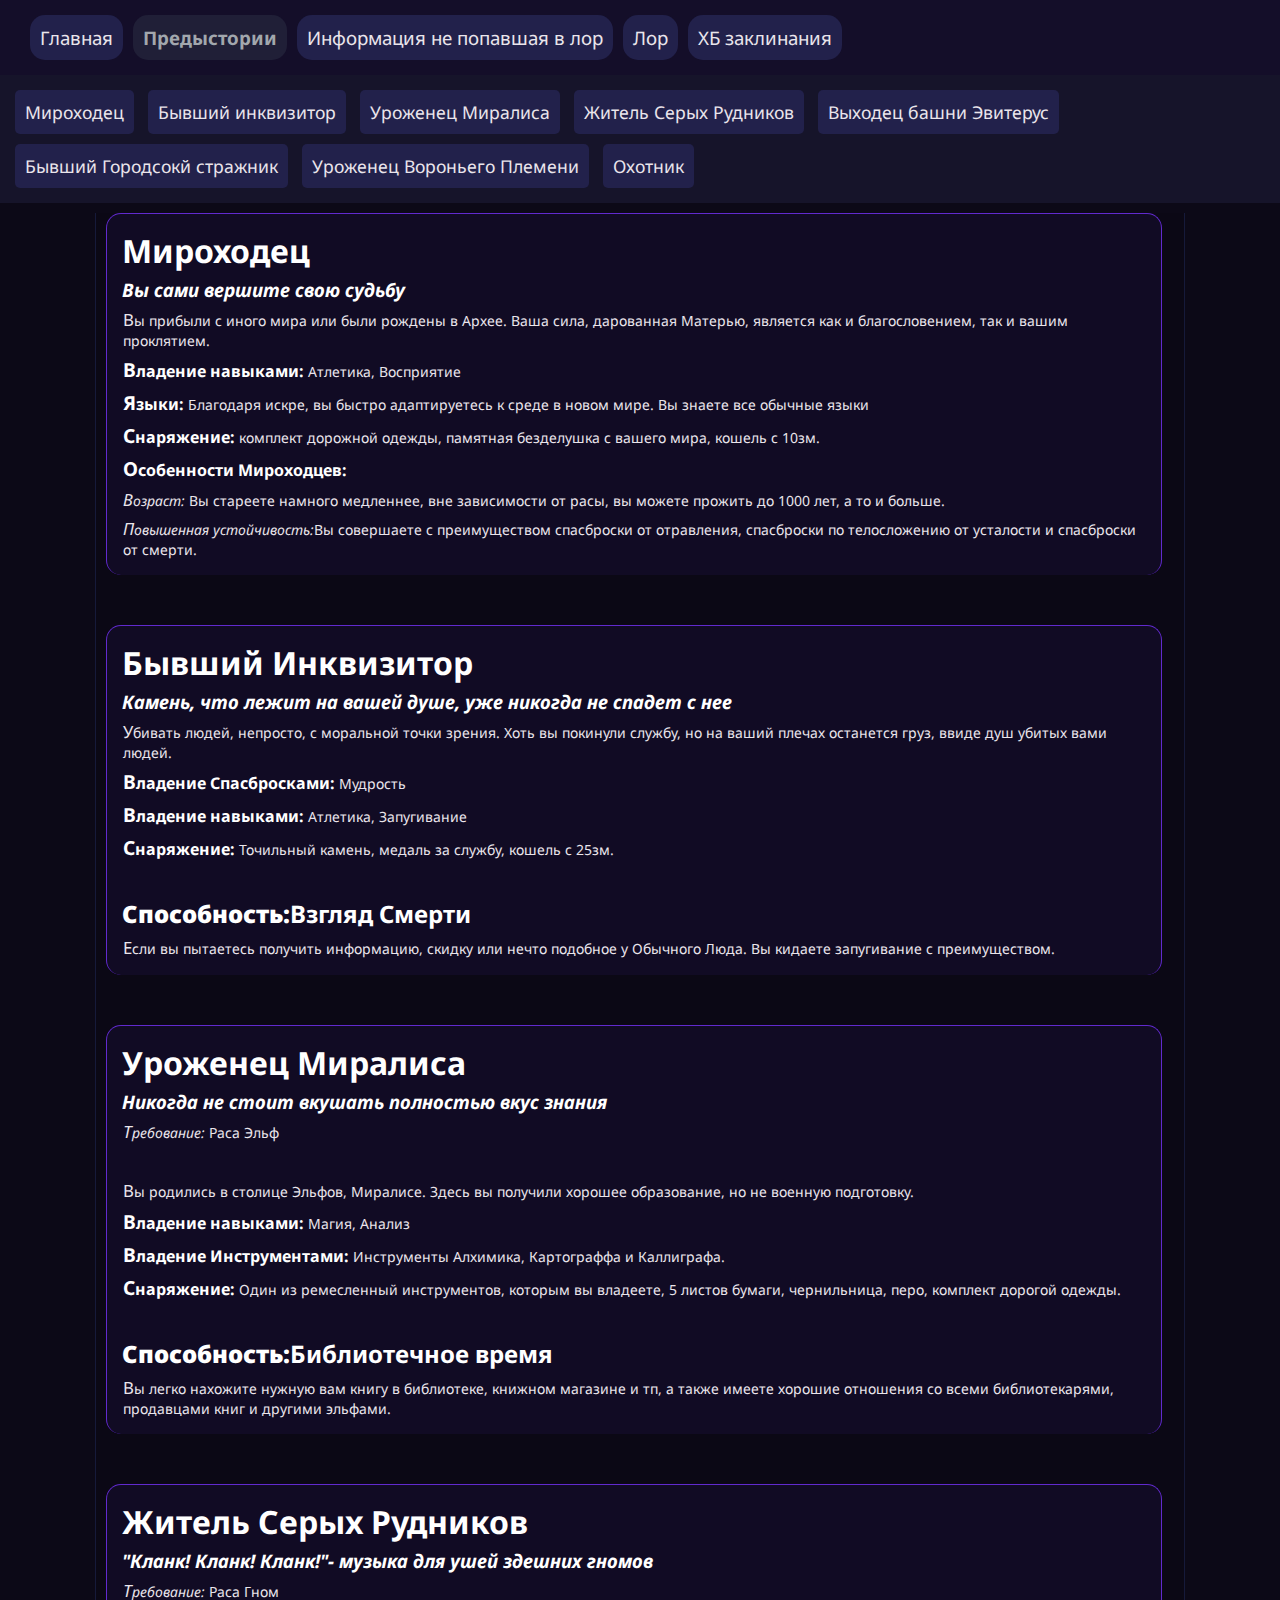
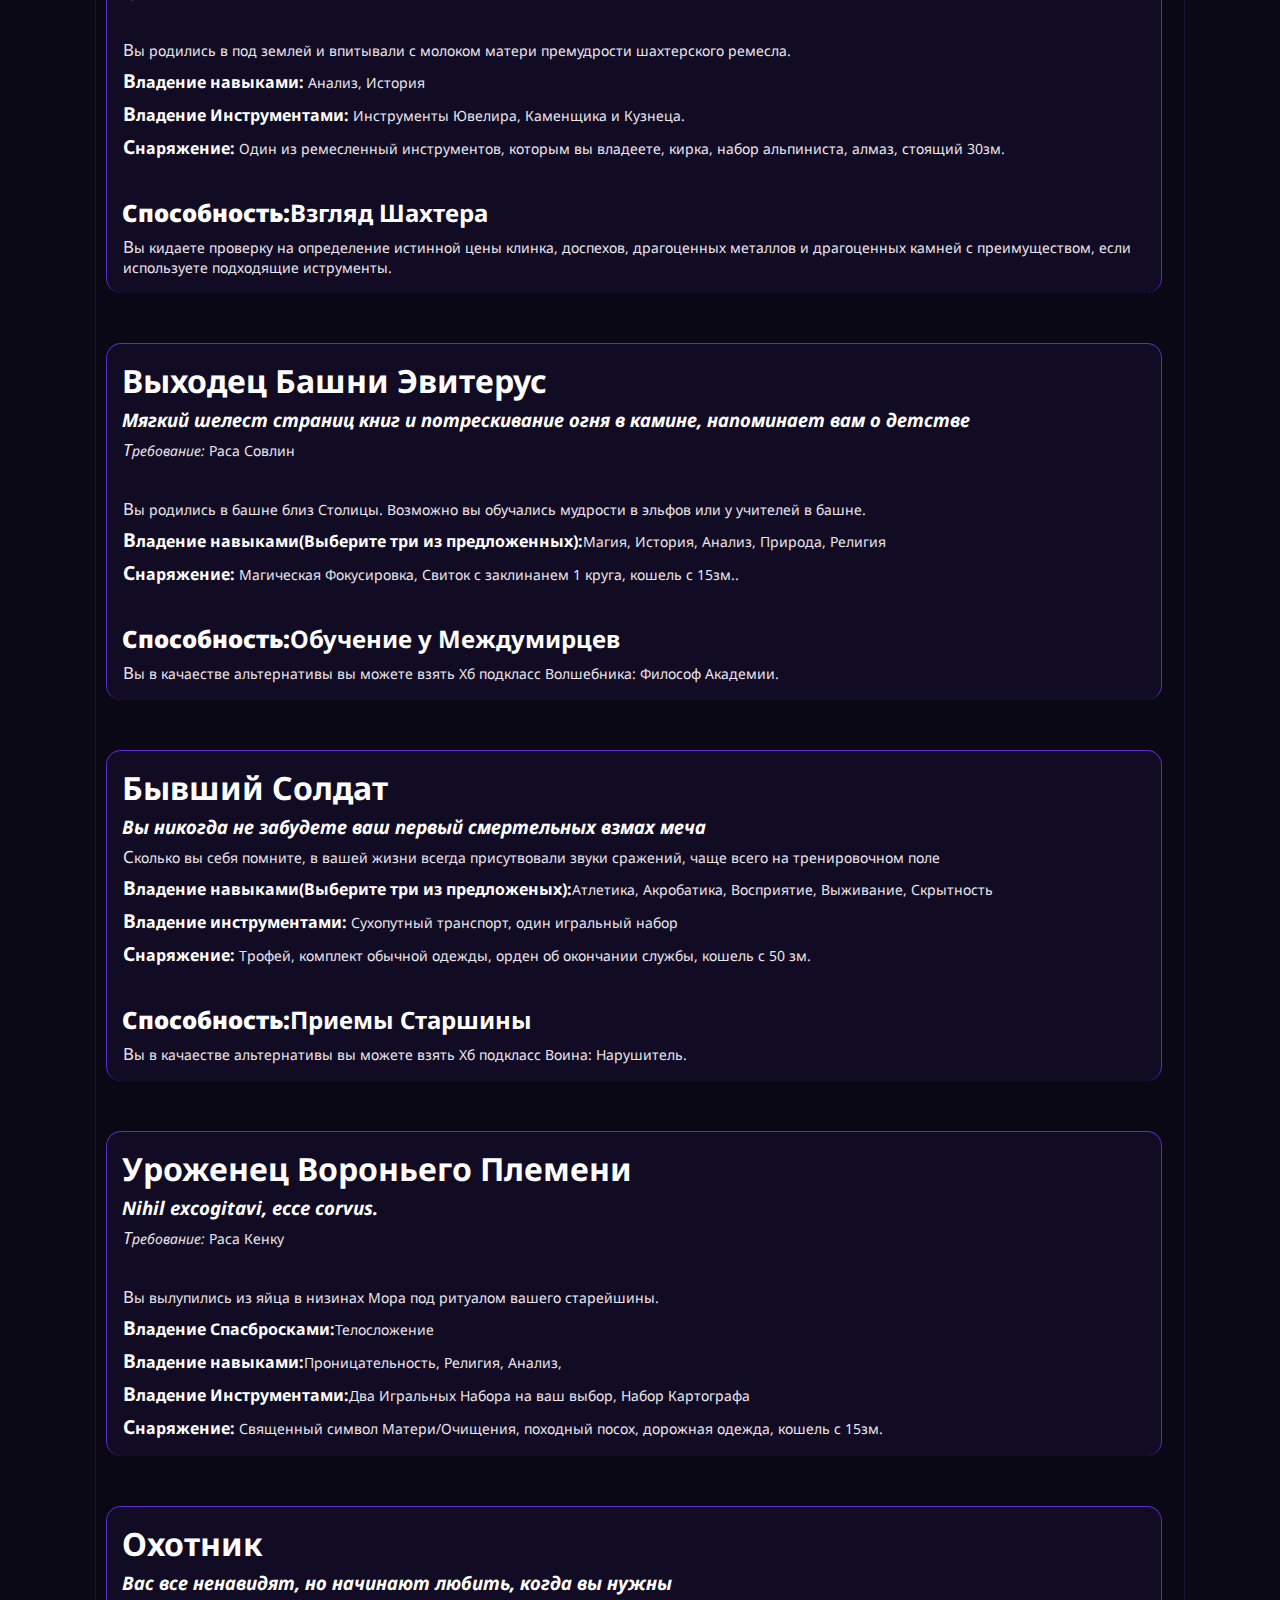
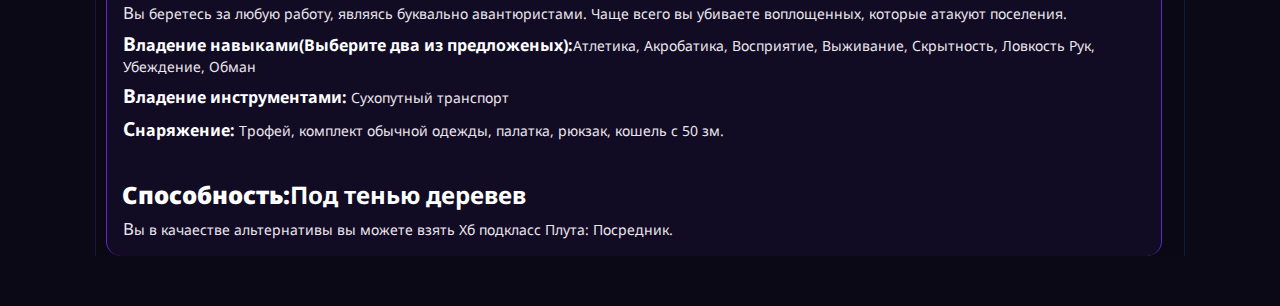
<file: char_history.html>
<!doctype html>
<html lang="ru">
  <head>
    <meta charset="utf-8">
    <meta name="author" content="svoe95">
    <meta name="keywords" content="dnd,fantasy,dark,game,roleplay,tabletop">
    <link rel="stylesheet" href="css/style.css">
    <title>Предыстории</title>
  </head>
  <body>
    <main>
      <header>
        <!-- <ul>
          <li><a href="#drifter">План-дрифтер</a></li>
          <li><a href="#isekai">Путешественник из иных миров</a></li>
          <li><a href="#naab">Выходец из Наба</a></li>
          <li><a href="#naab1">Наб: Фламестия</a></li>
          <li><a href="#naab2">Наб: Мелодия</a></li>
          <li><a href="#naab3">Наб: Вулкания</a></li>
          <li><a href="#lander">Выходец с поверхности</a></li>
          <li><a href="#runner">Беженец</a></li>
          <li><a href="#wanderer">Скиталец</a></li>
          <li><a href="#ashlander">Скиталец: Пепельные земли</a></li>
          <li><a href="#lava">Скиталец: Океан лавы</a></li>
        </ul> -->
        <a href="#drifter">Мироходец</a>
        <a href="#isekai">Бывший инквизитор</a>
        <a href="#naab">Уроженец Миралиса</a>
        <a href="#naab1">Житель Серых Рудников</a>
        <a href="#naab2">Выходец башни Эвитерус</a>
        <a href="#naab3">Бывший Городсокй стражник</a>
        <a href="#lander">Уроженец Вороньего Племени</a>
        <a href="#runner">Охотник</a>
      </header>
      <!-- Карточка тектса -->
      <div class="container center">
        <div class="card item" id="drifter">
          <h1>Мироходец</h1>
          <h3><i>Вы сами вершите свою судьбу</i></h3>
          <p class="main_text">Вы прибыли с иного мира или были рождены в Архее. Ваша сила, дарованная Матерью, является как и благословением, так и  вашим проклятием.</p>
          <p class="main_text"><b>Владение навыками:</b> Атлетика, Восприятие</p>
          <p class="main_text"><b>Языки:</b> Благодаря искре, вы быстро адаптируетесь к среде в новом мире. Вы знаете все обычные языки</p>
          <p class="main_text"><b>Снаряжение:</b> комплект дорожной одежды, памятная безделушка с вашего мира, кошель с 10зм.</p>
          <p class="main_text"><b>Особенности Мироходцев:</b></p>
          <p class="main_text"><i>Возраст:</i> Вы стареете намного медленнее, вне зависимости от расы, вы можете прожить до 1000 лет, а то и больше.</p>
          <p class="main_text"><i>Повышенная устойчивость:</i>Вы совершаете с преимуществом спасброски от отравления, спасброски по телосложению от усталости и спасброски от смерти.</p>
            
        
          
        </div>
        <div class="card item" id="isekai">
          <h1>Бывший Инквизитор</h1>
          <h3><i>Камень, что лежит на вашей душе, уже никогда не спадет с нее</i></h3>
          <p class="main_text"> Убивать людей, непросто, с моральной точки зрения. Хоть вы покинули службу, но на ваший плечах останется груз, ввиде душ убитых вами людей.
</p>
          <p class="main_text"><b>Владение Спасбросками:</b> Мудрость</p>
          <p class="main_text"><b>Владение навыками:</b> Атлетика, Запугивание</p>
          <p class="main_text"><b>Снаряжение:</b> Точильный камень, медаль за службу, кошель с 25зм. </p>
          <p>ᅠ ᅠ</p>
          <h2><b>Способность:</b>Взгляд Смерти</h2>
          <p>Если вы пытаетесь получить информацию, скидку или нечто подобное у Обычного Люда. Вы кидаете запугивание с преимуществом.</p>
        </div>

        <div class="card item" id="naab">
          <h1>Уроженец Миралиса</h1>
          <h3><i>Никогда не стоит вкушать полностью вкус знания</i></h3>
          <p><i>Требование:</i> Раса Эльф</p>
          <p>ᅠ ᅠ</p>
          <p class="main_text"> Вы родились в столице Эльфов, Миралисе. Здесь вы получили хорошее образование, но не военную подготовку.
            
</p>
          <p class="main_text"><b>Владение навыками:</b> Магия, Анализ </p>
          <p class="main_text"><b>Владение Инструментами:</b> Инструменты Алхимика, Картограффа и Каллиграфа.</p>
          <p class="main_text"><b>Снаряжение:</b> Один из ремесленный инструментов, которым вы владеете, 5 листов бумаги, чернильница, перо, комплект дорогой одежды.</p>
          <p>ᅠ ᅠ</p>
          <h2><b>Способность:</b>Библиотечное время</h2>
          <p>Вы легко нахожите нужную вам книгу в библиотеке, книжном магазине и тп, а также имеете хорошие отношения со всеми библиотекарями, продавцами книг и другими эльфами.</p>
    </div>

        <div class="card item" id="naab1">
          <h1>Житель Серых Рудников</h1>
          <h3><i>"Кланк! Кланк! Кланк!"- музыка для ушей здешних гномов</i></h3>
          <p><i>Требование:</i> Раса Гном</p>
          <p>ᅠ ᅠ</p>
          <p class="main_text"> Вы родились в под землей и впитывали с молоком матери премудрости шахтерского ремесла.
            
</p>
          <p class="main_text"><b>Владение навыками:</b> Анализ, История</p>
          <p class="main_text"><b>Владение Инструментами:</b> Инструменты Ювелира, Каменщика и Кузнеца.</p>
          <p class="main_text"><b>Снаряжение:</b> Один из ремесленный инструментов, которым вы владеете, кирка, набор альпиниста, алмаз, стоящий 30зм.</p>
          <p>ᅠ ᅠ</p>
          <h2><b>Способность:</b>Взгляд Шахтера</h2>
          <p>Вы кидаете проверку на определение истинной цены клинка, доспехов, драгоценных металлов и драгоценных камней с преимуществом, если используете подходящие иструменты.</p>
        </div>

        <div class="card item" id="naab2">
          <h1>Выходец Башни Эвитерус
          <h3><i>Мягкий шелест страниц книг и потрескивание огня в камине, напоминает вам о детстве </i></h3>
          <p><i>Требование:</i> Раса Совлин</p>
          <p>ᅠ ᅠ</p>
          <p class="main_text"> Вы родились в башне близ Столицы. Возможно вы обучались мудрости в эльфов или у учителей в башне.
            
</p>
          <p class="main_text"><b>Владение навыками(Выберите три из предложенных):</b>Магия, История, Анализ, Природа, Религия</p>
          <p class="main_text"><b>Снаряжение:</b> Магическая Фокусировка, Свиток с заклинанем 1 круга, кошель с 15зм..</p>
          <p>ᅠ ᅠ</p>
          <h2><b>Способность:</b>Обучение у Междумирцев</h2>
          <p>Вы в качаестве альтернативы вы можете взять Хб подкласс Волшебника: Философ Академии. </p>
        </div>

        <div class="card item" id="naab3">
          <h1>Бывший Солдат</h1>
          <h3><i>Вы никогда не забудете ваш первый смертельных взмах меча</i></h3>
          <p class="main_text"> Сколько вы себя помните, в вашей жизни всегда присутвовали звуки сражений, чаще всего на тренировочном поле
            
</p>
          <p class="main_text"><b>Владение навыками(Выберите три из предложеных):</b>Атлетика, Акробатика, Восприятие, Выживание, Скрытность</p>
          <p class="main_text"><b>Владение инструментами:</b> Сухопутный транспорт, один игральный набор</p>
          <p class="main_text"><b>Снаряжение:</b> Трофей, комплект обычной одежды, орден об окончании службы, кошель с 50 зм.</p>
          <p>ᅠ ᅠ</p>
          <h2><b>Способность:</b>Приемы Старшины</h2>
          <p>Вы в качаестве альтернативы вы можете взять Хб подкласс Воина: Нарушитель. </p
        </div>
      </div>

        <div class="card item" id="lander">
          <h1>Уроженец Вороньего Племени</h1>
          <h3><i>Nihil excogitavi, ecce corvus.</i></h3>
          <p><i>Требование:</i> Раса Кенку</p>
          <p>ᅠ ᅠ</p>
          <p class="main_text"> Вы вылупились из яйца в низинах Мора под ритуалом вашего старейшины.
            
</p>
          <p class="main_text"><b>Владение Спасбросками:</b>Телосложение</p>
          <p class="main_text"><b>Владение навыками:</b>Проницательность, Религия, Анализ,</p>
          <p class="main_text"><b>Владение Инструментами:</b>Два Игральных Набора на ваш выбор, Набор Картографа</p>
          <p class="main_text"><b>Снаряжение:</b> Священный символ Матери/Очищения, походный посох, дорожная одежда, кошель с 15зм.</p>
          
        </div>
        <div class="card item" id="runner">
          <h1>Охотник</h1>
          <h3><i>Вас все ненавидят, но начинают любить, когда вы нужны </i></h3>
          <p class="main_text"> Вы беретесь за любую работу, являясь буквально авантюристами. Чаще всего вы убиваете воплощенных, которые атакуют поселения.
            
</p>
          <p class="main_text"><b>Владение навыками(Выберите два из предложеных):</b>Атлетика, Акробатика, Восприятие, Выживание, Скрытность, Ловкость Рук, Убеждение, Обман</p>
          <p class="main_text"><b>Владение инструментами:</b> Сухопутный транспорт</p>
          <p class="main_text"><b>Снаряжение:</b> Трофей, комплект обычной одежды, палатка, рюкзак, кошель с 50 зм.</p>
          <p>ᅠ ᅠ</p>
          <h2><b>Способность:</b>Под тенью деревев</h2>
          <p>Вы в качаестве альтернативы вы можете взять Хб подкласс Плута: Посредник. </p>
        </div>
                      
    </main>
    <footer></footer>
    <script src="js/navigator.js"></script>
  </body>
</html>
</file>
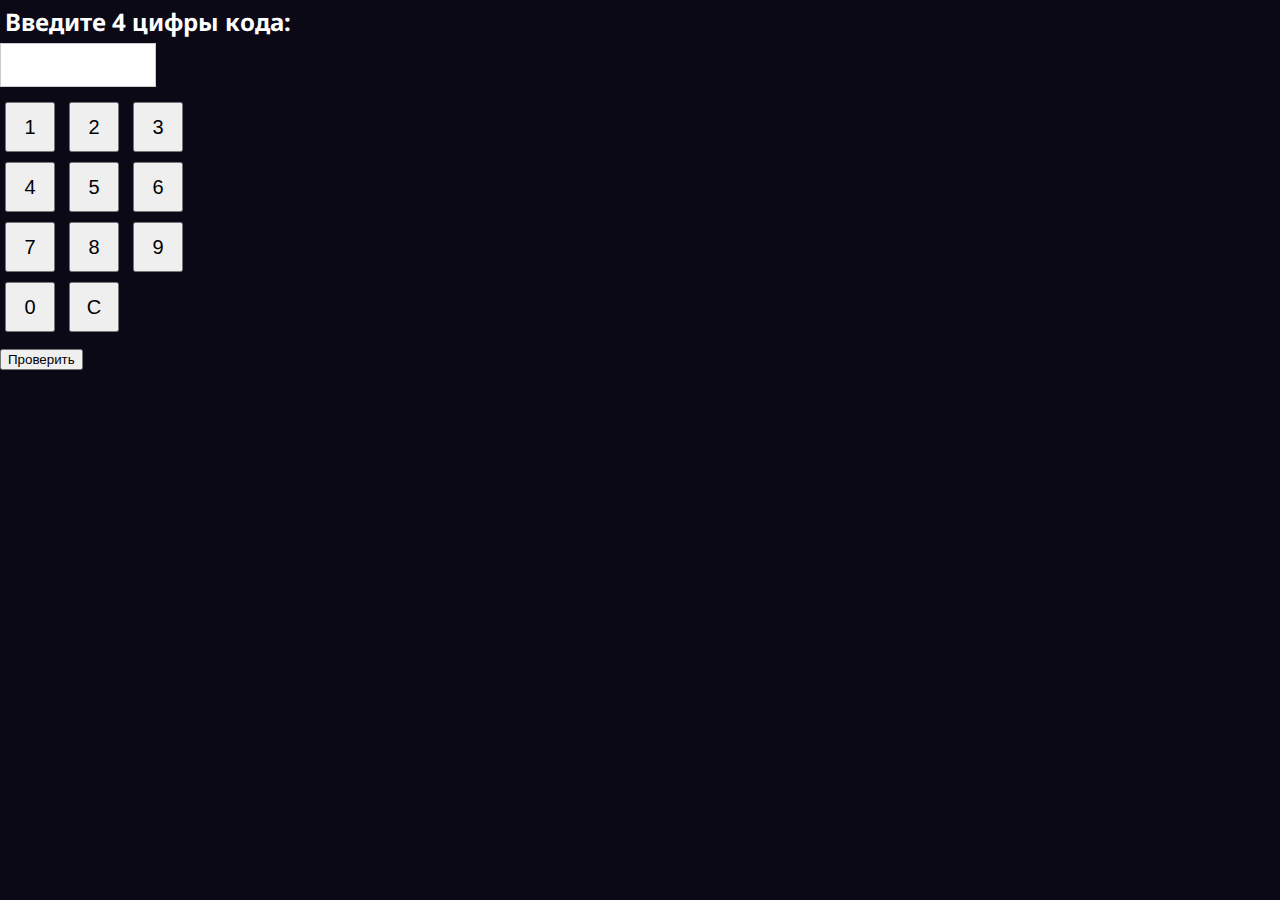
<file: classes.html>
<!doctype html>
<html lang="ru">
  <head>
    <meta charset="utf-8">
    <meta name="author" content="svoe95">
    <meta name="keywords" content="dnd,fantasy,dark,game,roleplay,tabletop">
    <link rel="stylesheet" href="css/style.css">

<style>
  #экран {
    font-size: 24px;
    width: 150px;
    height: 40px;
    text-align: center;
    margin-bottom: 10px;
    border: 1px solid #ccc;
  }
  .кнопка {
    width: 50px;
    height: 50px;
    font-size: 20px;
    margin: 5px;
  }
</style>
<script>
let введённыйКод = "";

function нажатьЦифру(цифра) {
    введённыйКод += цифра;
    document.getElementById("экран").value = введённыйКод;
}

function очистить() {
    введённыйКод = "";
    document.getElementById("экран").value = "";
}

function проверитьКод() {
    const правильныйКод = "2286"; // замените на нужный вам код
    if (введённыйКод === правильныйКод) {
        alert("Поздравляем! последняя цифра 9");
        очистить();
    } else {
         window.location.href = "https://dednari.github.io/Archey.github.io/Red.png";
    }
}
</script>
</head>
<body>

<h2>Введите 4 цифры кода:</h2>

<!-- Поле отображения введенного кода -->
<input type="text" id="экран" readonly />

<!-- Кнопки цифр -->
<div>
  <button class="кнопка" onclick="нажатьЦифру('1')">1</button>
  <button class="кнопка" onclick="нажатьЦифру('2')">2</button>
  <button class="кнопка" onclick="нажатьЦифру('3')">3</button>
</div>
<div>
  <button class="кнопка" onclick="нажатьЦифру('4')">4</button>
  <button class="кнопка" onclick="нажатьЦифру('5')">5</button>
  <button class="кнопка" onclick="нажатьЦифру('6')">6</button>
</div>
<div>
  <button class="кнопка" onclick="нажатьЦифру('7')">7</button>
  <button class="кнопка" onclick="нажатьЦифру('8')">8</button>
  <button class="кнопка" onclick="нажатьЦифру('9')">9</button>
</div>
<div>
  <button class="кнопка" onclick="нажатьЦифру('0')">0</button>
  <button class="кнопка" onclick="очистить()">C</button> <!-- очистить -->
</div>

<!-- Кнопка проверки -->
<div style="margin-top:10px;">
  <button onclick="проверитьКод()">Проверить</button>
</div>

</body>
</html>
</file>
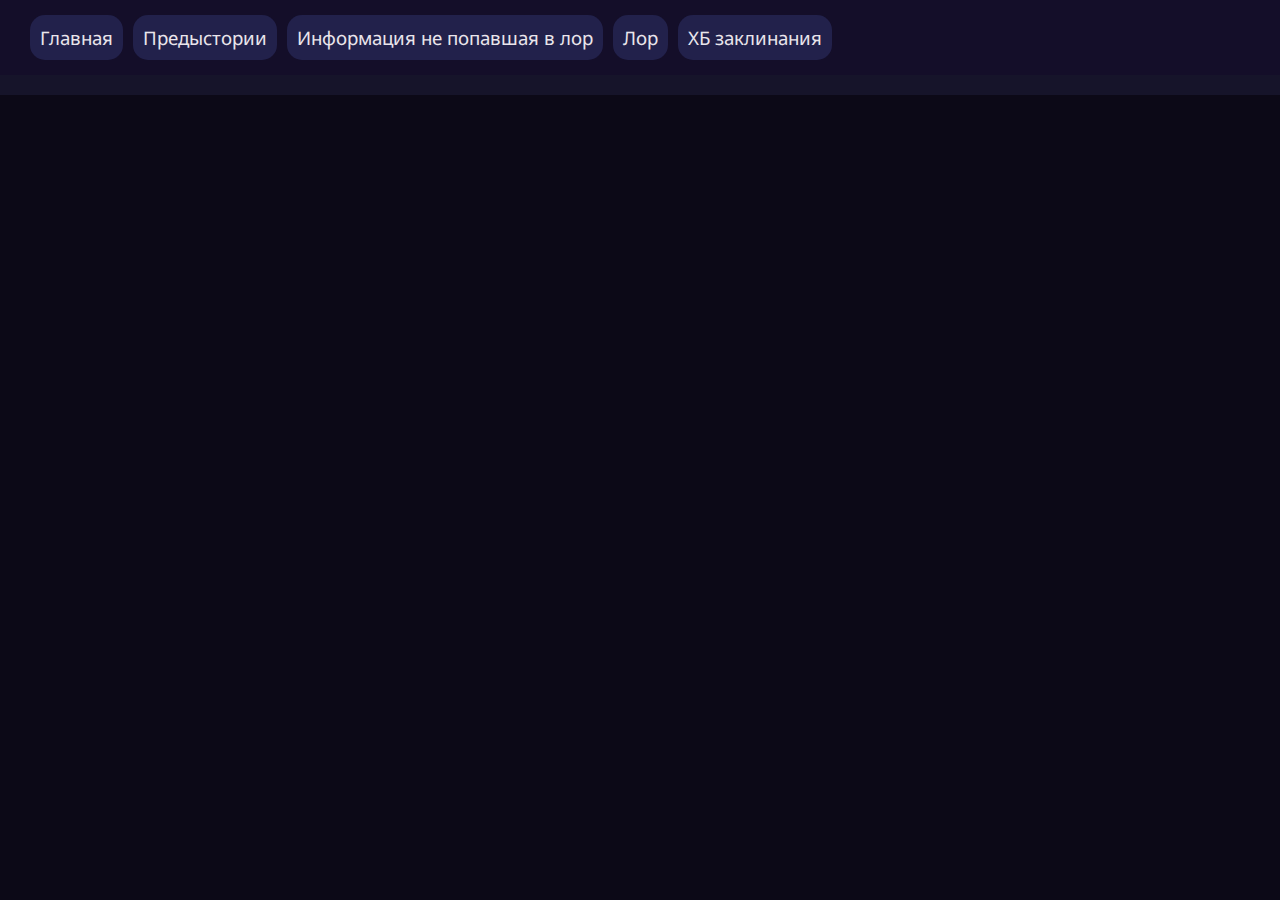
<file: god.html>
<!doctype html>
<html lang="ru">
  <head>
    <meta charset="utf-8">
    <meta name="author" content="svoe95">
    <meta name="keywords" content="dnd,fantasy,dark,game,roleplay,tabletop">
    <link rel="stylesheet" href="css/style.css">
        <link rel="icon" href="favicon.png" type="image/x-icon">
    <title>Древнейшие Боги</title>
  </head>
  <body>
    <main>
      <header>


    



      </main>
    <footer></footer>
    <script src="js/navigator.js"></script>
  </body>
</html>
</file>
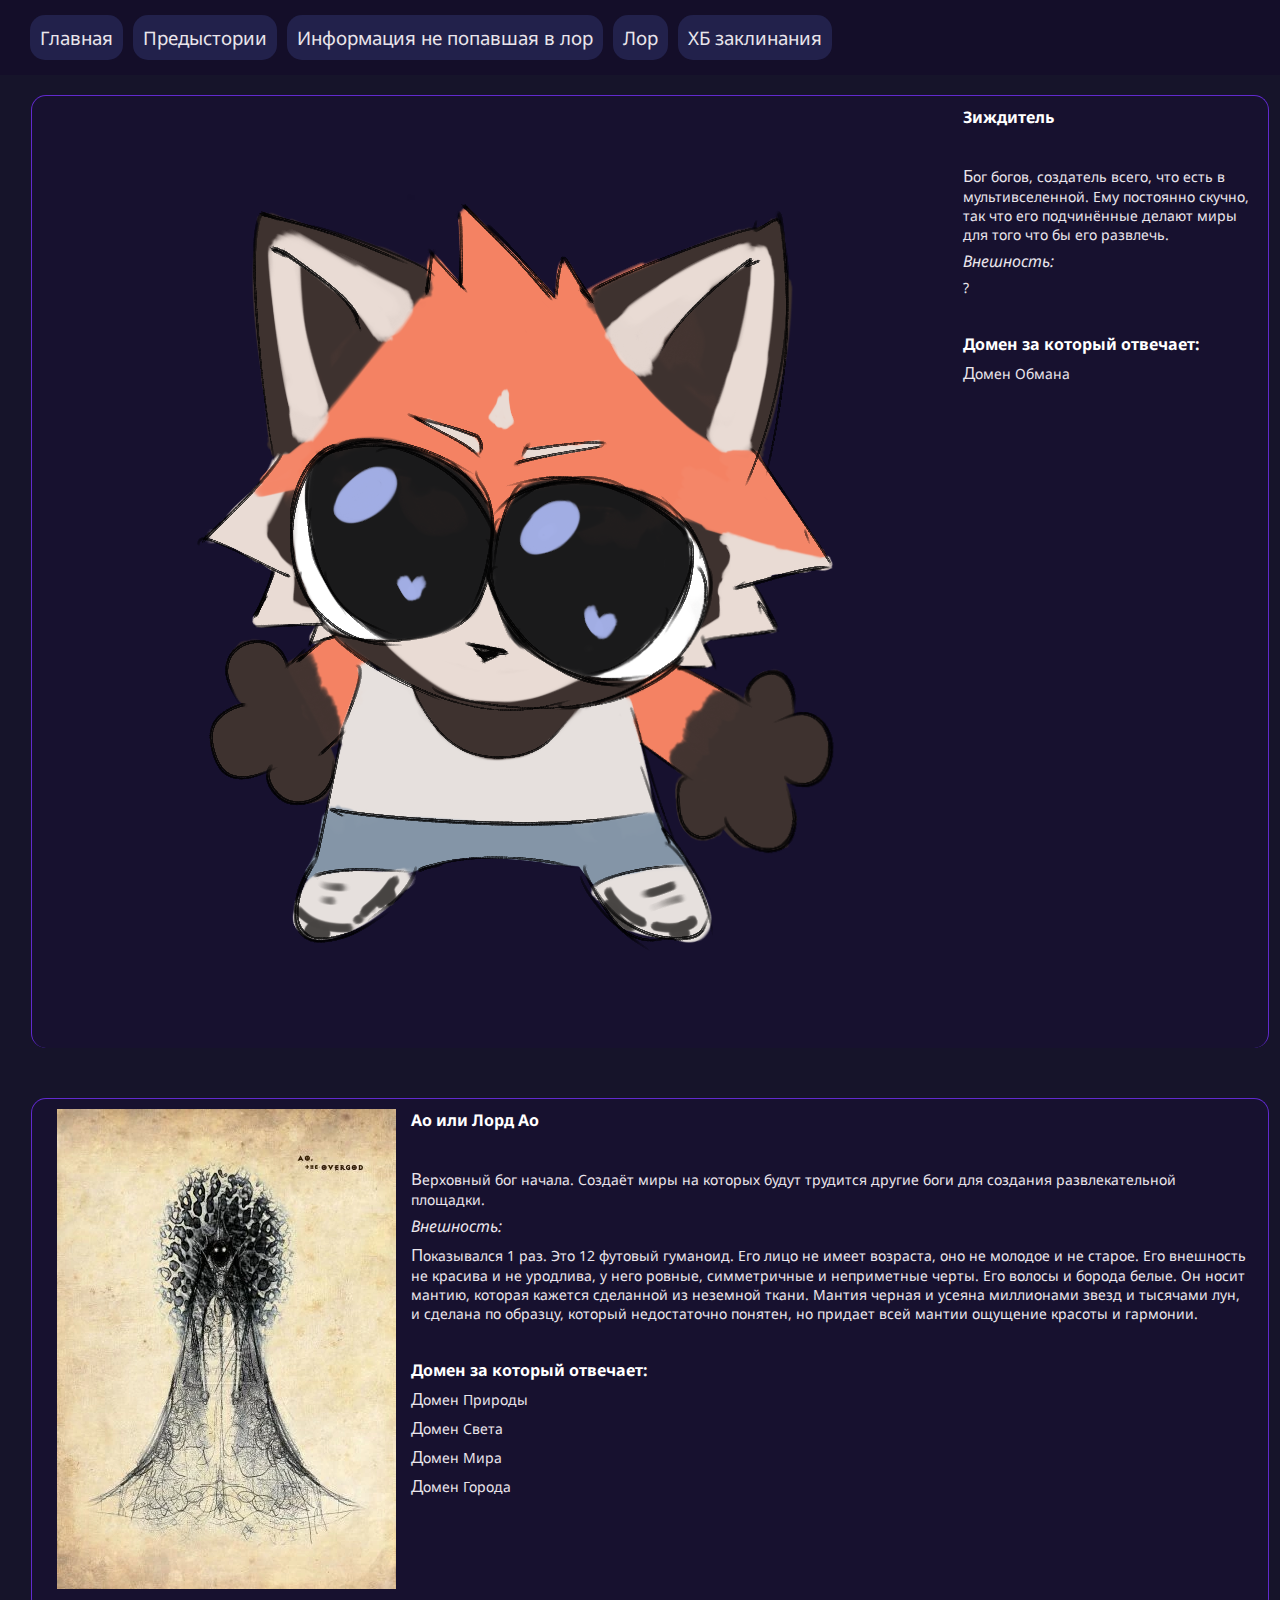
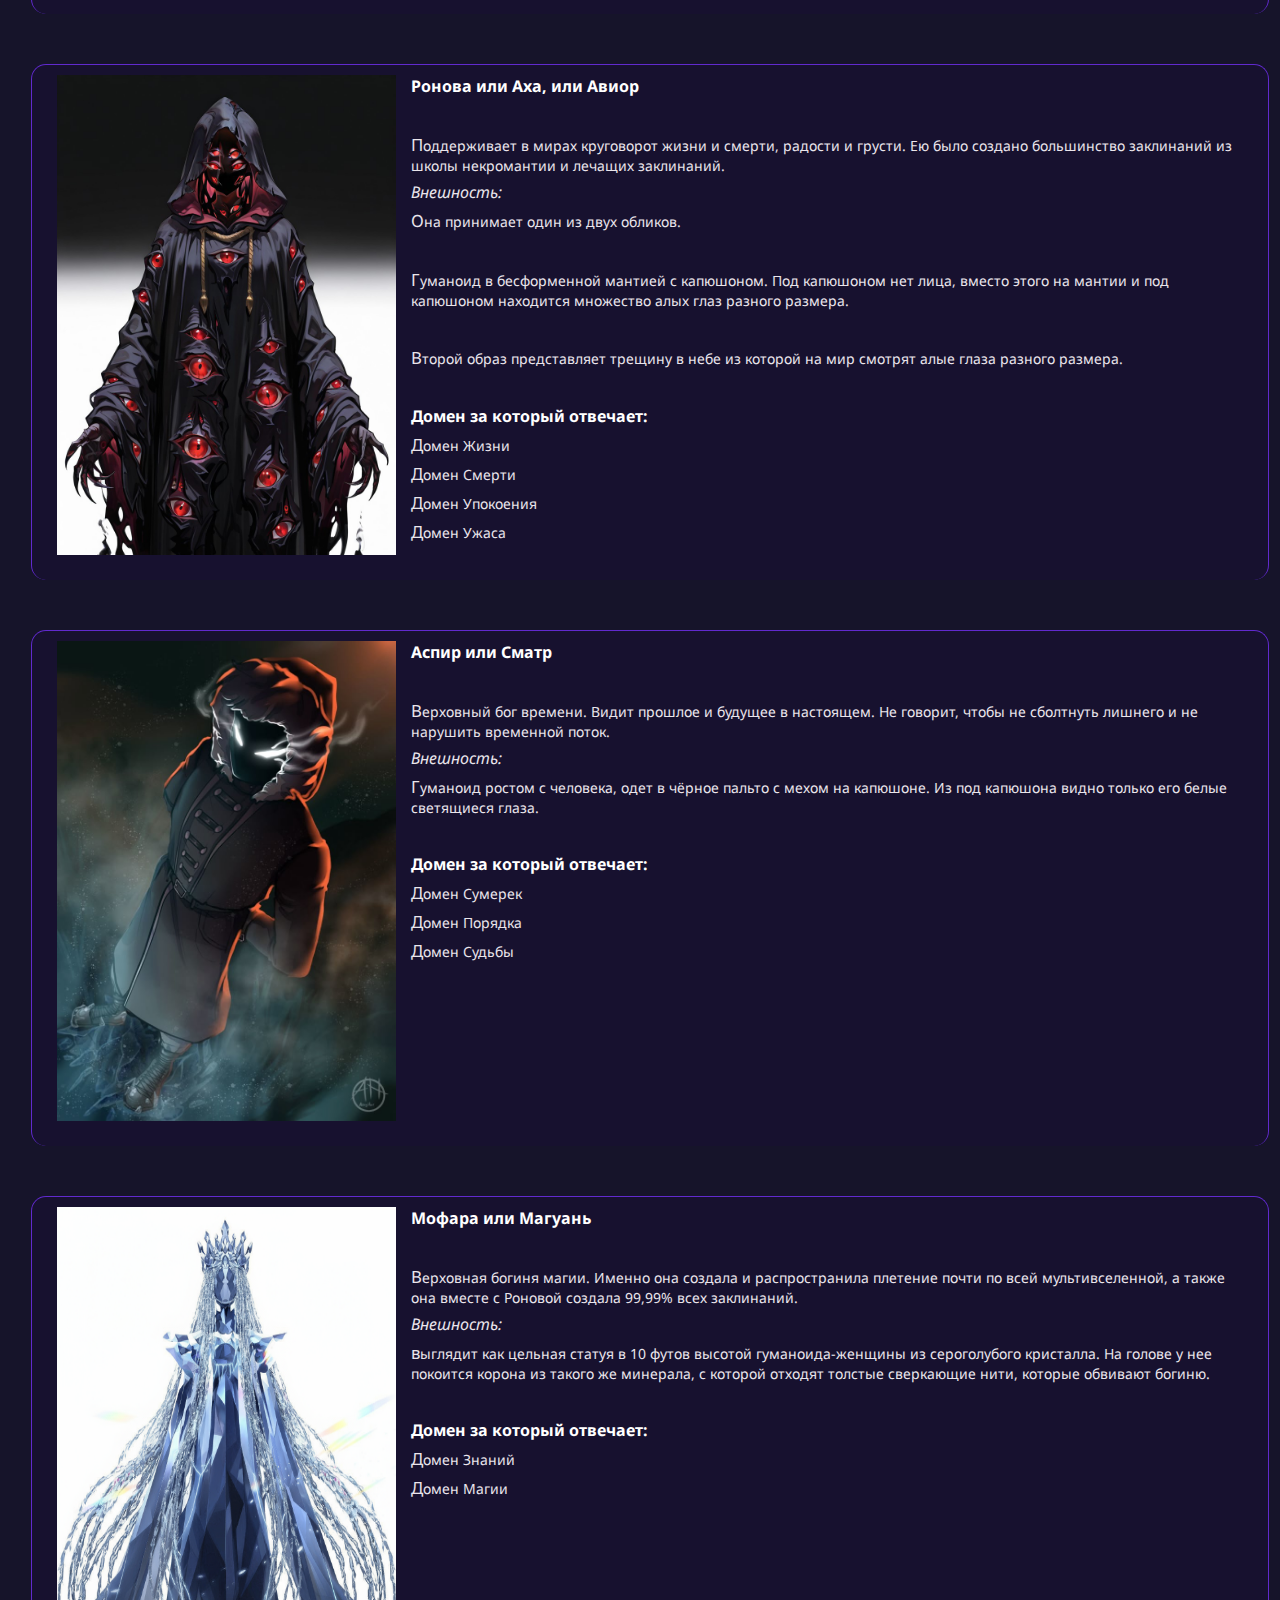
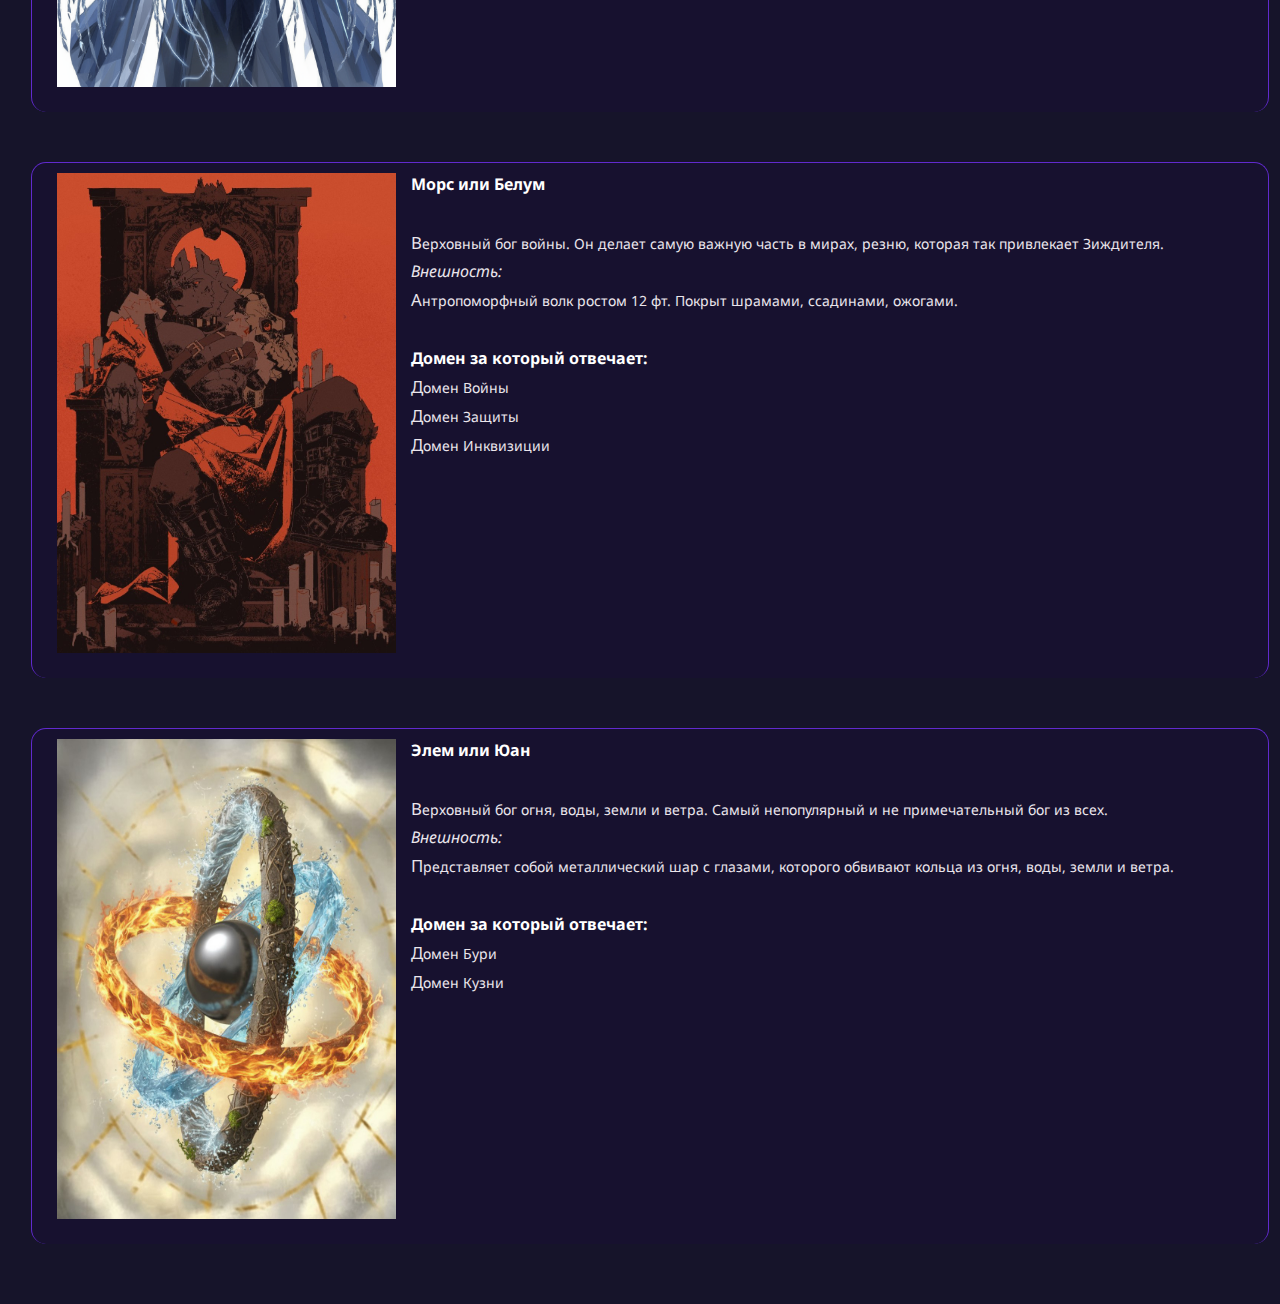
<file: gods.html>
<!doctype html>
<html lang="ru">
  <head>
    <meta charset="utf-8">
    <meta name="author" content="svoe95">
    <meta name="keywords" content="dnd,fantasy,dark,game,roleplay,tabletop">
    <link rel="stylesheet" href="css/style.css">
        <link rel="icon" href="favicon.png" type="image/x-icon">
    <title>Древнейшие Боги</title>
  </head>
  <body>
    <main>
      <header>

<div class="card item center">
          
          <style>
  .image-left {
    float: left;
    margin-left: 15px; /* отступ слева от картинки */
    margin-bottom: 15px; /* отступ снизу для красоты */
    margin-right: 15px;
  }
</style>
</head>
<body>

<img src="Red.png" alt="Картинка" class="image-left" />

<b>Зиждитель</b>
<p>ᅠ ᅠ</p>
  <p>Бог богов, создатель всего, что есть в мультивселенной. Ему постоянно скучно, так что его подчинённые делают миры для того что бы его развлечь.
  </p>
<i>Внешность:</i>
<p>?</p>
  <p>ᅠ ᅠ</p>
  <b>Домен за который отвечает:</b>
  <p>Домен Обмана</p>


  
</div>

        <div class="card item center">
        
          <style>
  .image-left {
    float: left;
    margin-left: 15px; /* отступ слева от картинки */
    margin-bottom: 15px; /* отступ снизу для красоты */
    margin-right: 15px;
  }
</style>
</head>
<body>

<img src="img/Ao.png" width="339" height="480" alt="Картинка" class="image-left" />

<b>Ао или Лорд Ао</b>
<p>ᅠ ᅠ</p>
  <p>Верховный бог начала. Создаёт миры на которых будут трудится другие боги для создания развлекательной площадки.
  </p>
<i>Внешность:</i>
<p> Показывался 1 раз. Это 12 футовый гуманоид. Его лицо не имеет возраста, оно не молодое и не старое. Его внешность не красива и не уродлива, у него ровные, симметричные и неприметные черты. Его волосы и борода белые. Он носит мантию, которая кажется сделанной из неземной ткани. Мантия черная и усеяна миллионами звезд и тысячами лун, и сделана по образцу, который недостаточно понятен, но придает всей мантии ощущение красоты и гармонии.</p>
       <p>ᅠ ᅠ</p>
  <b>Домен за который отвечает:</b>
  <p>Домен Природы</p>
  <p>Домен Света</p>
  <p>Домен Мира</p>
  <P>Домен Города</P>
        </div>
        <div class="card item center">
        
          <style>
  .image-left {
    float: left;
    margin-left: 15px; /* отступ слева от картинки */
    margin-bottom: 15px; /* отступ снизу для красоты */
    margin-right: 15px;
  }
</style>
</head>
<body>

<img src="img/Ronowa.jpeg" width="339" height="480" alt="Картинка" class="image-left" />

<b>Ронова или Аха, или Авиор</b>
<p>ᅠ ᅠ</p>
  <p>Поддерживает в мирах круговорот жизни и смерти, радости и грусти. Ею было создано большинство заклинаний из школы некромантии и лечащих заклинаний.
  </p>
<i>Внешность:</i>
<p> Она принимает один из двух обликов.</p>
  <p>ᅠ ᅠ</p>
  <p>Гуманоид в бесформенной мантией с капюшоном. Под капюшоном нет лица, вместо этого на мантии и под капюшоном находится множество алых глаз разного размера.</p>
  <p>ᅠ ᅠ</p>
  <p>Второй образ представляет трещину в небе из которой на мир смотрят алые глаза разного размера.</p>
    <p>ᅠ ᅠ</p>
  <b>Домен за который отвечает:</b>
  <p>Домен Жизни</p>
  <p>Домен Смерти</p>
  <p>Домен Упокоения</p>
  <p>Домен Ужаса</p>
        </div>
    <div class="card item center">
        
          <style>
  .image-left {
    float: left;
    margin-left: 15px; /* отступ слева от картинки */
    margin-bottom: 15px; /* отступ снизу для красоты */
    margin-right: 15px;
  }
</style>
</head>
<body>

<img src="img/Aspir.jpg" width="339" height="480" alt="Картинка" class="image-left" />

<b>Аспир или Сматр</b>
<p>ᅠ ᅠ</p>
  <p>Верховный бог времени. Видит прошлое и будущее в настоящем. Не говорит, чтобы не сболтнуть лишнего и не нарушить временной поток.
  </p>
<i>Внешность:</i>
<p>Гуманоид ростом с человека, одет в чёрное пальто с мехом на капюшоне. Из под капюшона видно только его белые светящиеся глаза.</p>
     <p>ᅠ ᅠ</p>
  <b>Домен за который отвечает:</b>
  <p>Домен Сумерек</p>
  <p>Домен Порядка</p>
  <p>Домен Судьбы</p>
    </div>

        <div class="card item center">
        
          <style>
  .image-left {
    float: left;
    margin-left: 15px; /* отступ слева от картинки */
    margin-bottom: 15px; /* отступ снизу для красоты */
    margin-right: 15px;
  }
</style>
</head>
<body>

<img src="img/Mofara.png" width="339" height="480" alt="Картинка" class="image-left" />

<b>Мофара или Магуань</b>
<p>ᅠ ᅠ</p>
  <p>Верховная богиня магии. Именно она создала и распространила плетение почти по  всей мультивселенной, а также она вместе с Роновой создала 99,99% всех заклинаний.
  </p>
<i>Внешность:</i>
<p>выглядит как цельная статуя в 10 футов высотой гуманоида-женщины из сероголубого кристалла. На голове у нее покоится корона из такого же минерала, с которой отходят толстые сверкающие нити, которые обвивают богиню.</p>
         <p>ᅠ ᅠ</p>
  <b>Домен за который отвечает:</b>
  <p>Домен Знаний</p>
  <p>Домен Магии</p>
        </div>

        <div class="card item center">
        
          <style>
  .image-left {
    float: left;
    margin-left: 15px; /* отступ слева от картинки */
    margin-bottom: 15px; /* отступ снизу для красоты */
    margin-right: 15px;
  }
</style>
</head>
<body>

<img src="img/MorsGod.jpg" width="339" height="480" alt="Картинка" class="image-left" />

<b>Морс или Белум</b>
<p>ᅠ ᅠ</p>
  <p>Верховный бог войны. Он делает самую важную часть в мирах, резню, которая так привлекает Зиждителя.
  </p>
<i>Внешность:</i>
<p>Антропоморфный волк ростом 12 фт. Покрыт шрамами, ссадинами, ожогами.</p>
    <p>ᅠ ᅠ</p>
  <b>Домен за который отвечает:</b>
  <p>Домен Войны</p>
  <p>Домен Защиты</p>
  <p>Домен Инквизиции</p>
  
        </div>

        <div class="card item center">
        
          <style>
  .image-left {
    float: left;
    margin-left: 15px; /* отступ слева от картинки */
    margin-bottom: 15px; /* отступ снизу для красоты */
    margin-right: 15px;
  }
</style>
</head>
<body>

<img src="img/Elem.jpg" width="339" height="480" alt="Картинка" class="image-left" />

<b>Элем или Юан</b>
<p>ᅠ ᅠ</p>
  <p>Верховный бог огня, воды, земли и ветра. Самый непопулярный и не примечательный бог из всех.
  </p>
<i>Внешность:</i>
<p>Представляет собой металлический шар с глазами, которого обвивают кольца из огня, воды, земли и ветра.</p>
  <p>ᅠ ᅠ</p>
  <b>Домен за который отвечает:</b>
  <p>Домен Бури</p>
  <P>Домен Кузни</P>
  
        </div>



      </main>
    <footer></footer>
    <script src="js/navigator.js"></script>
  </body>
</html>
</file>
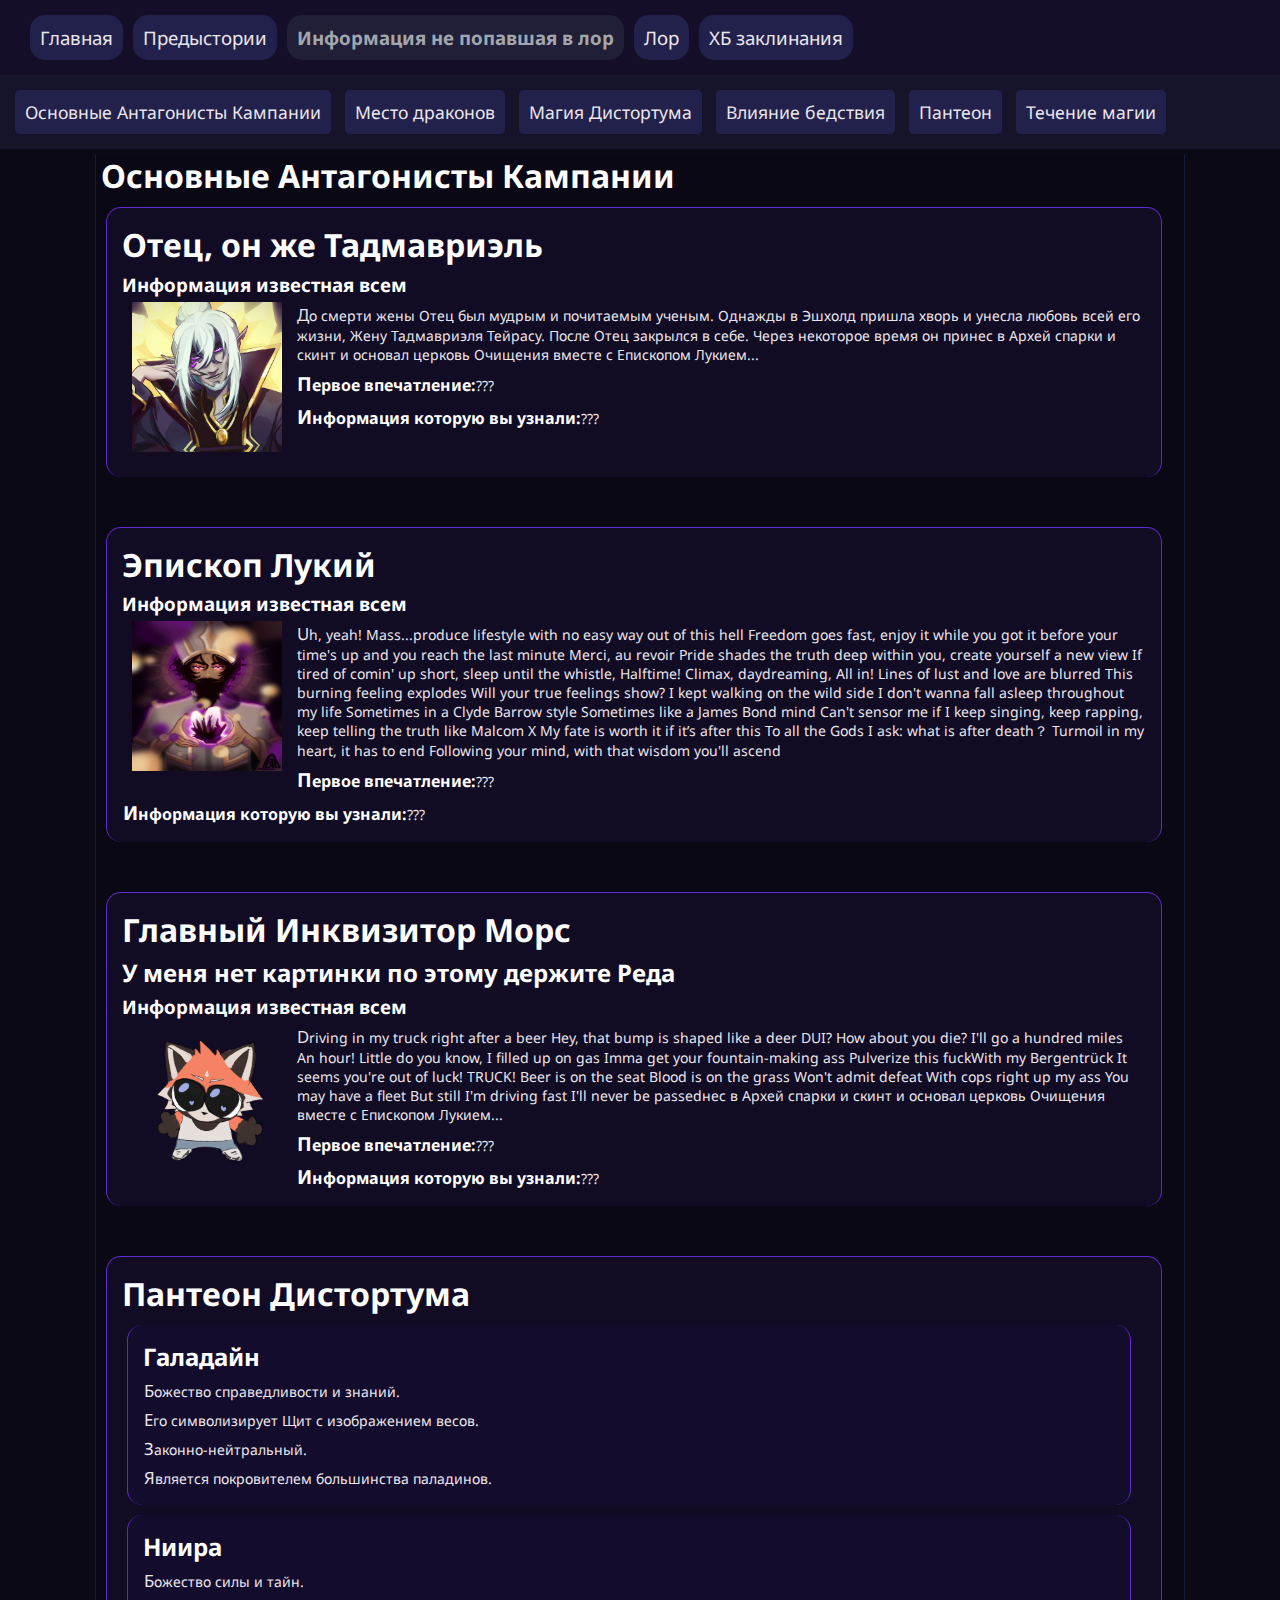
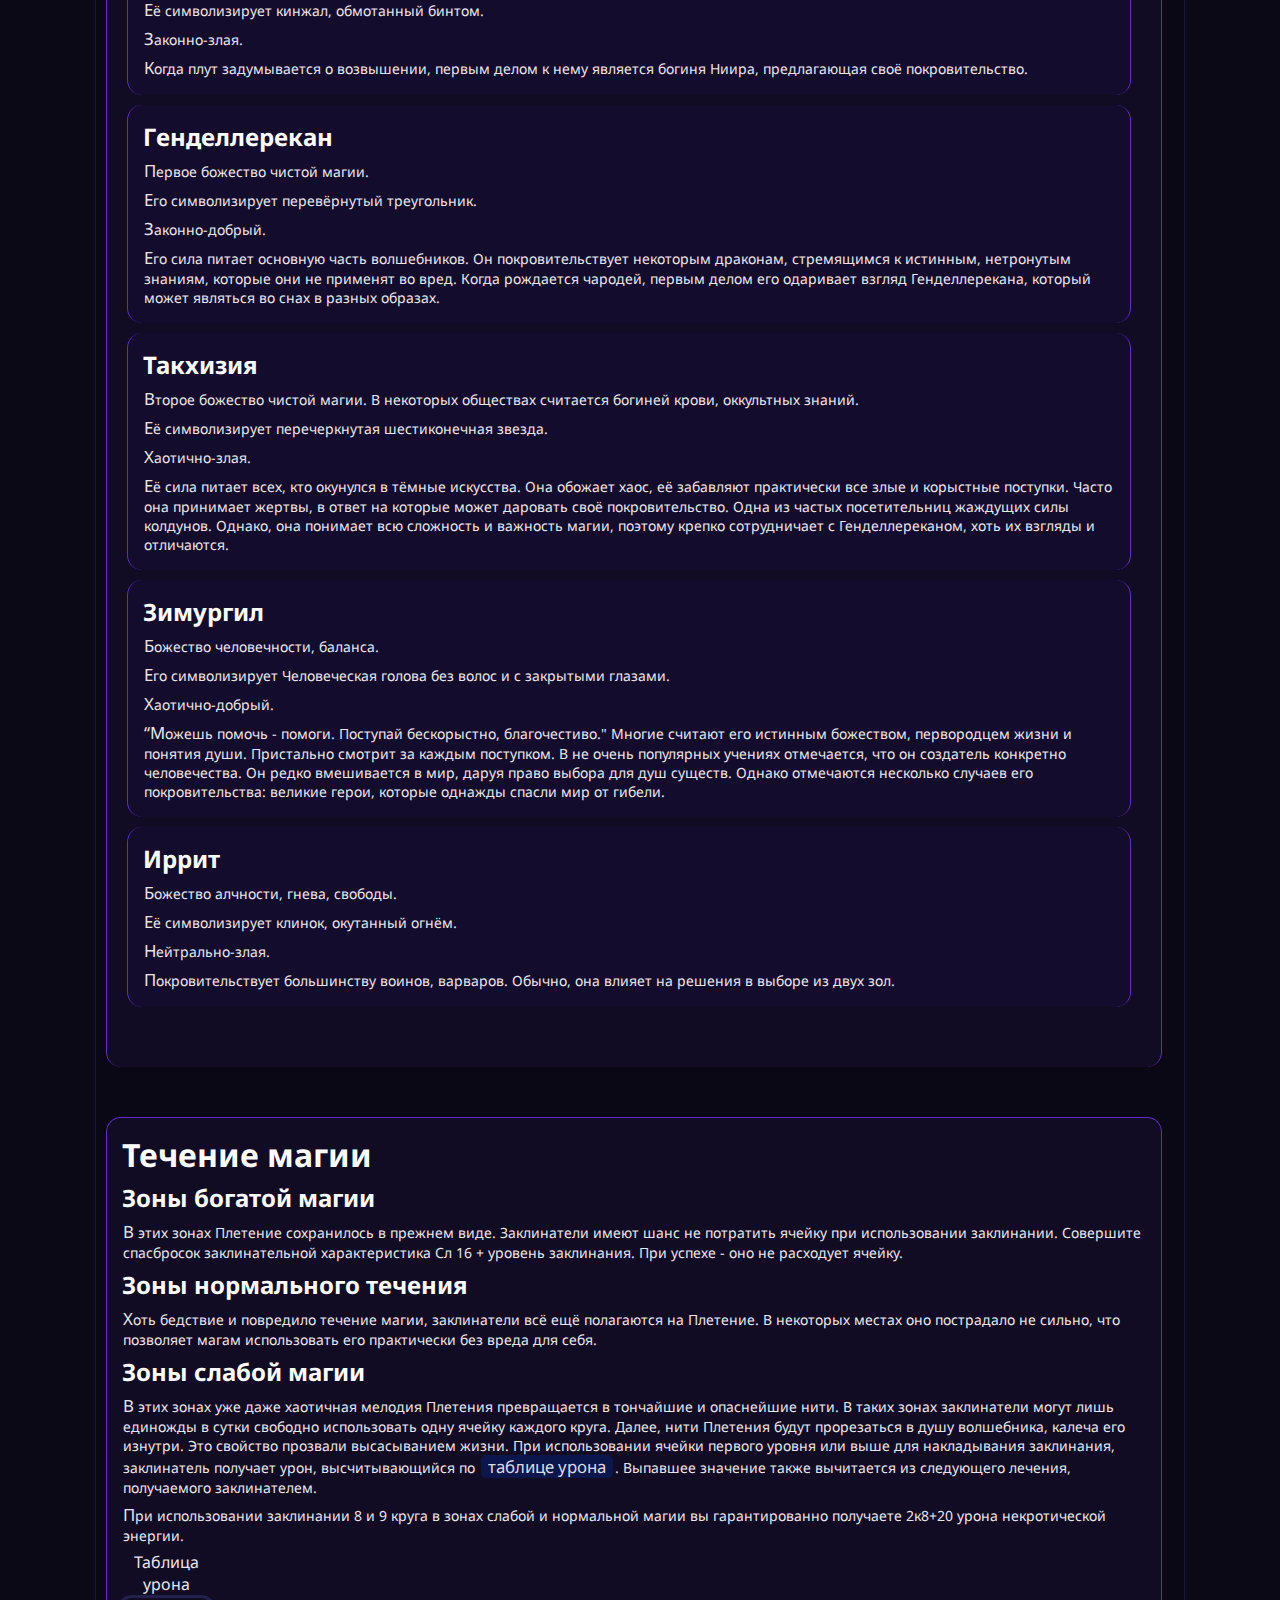
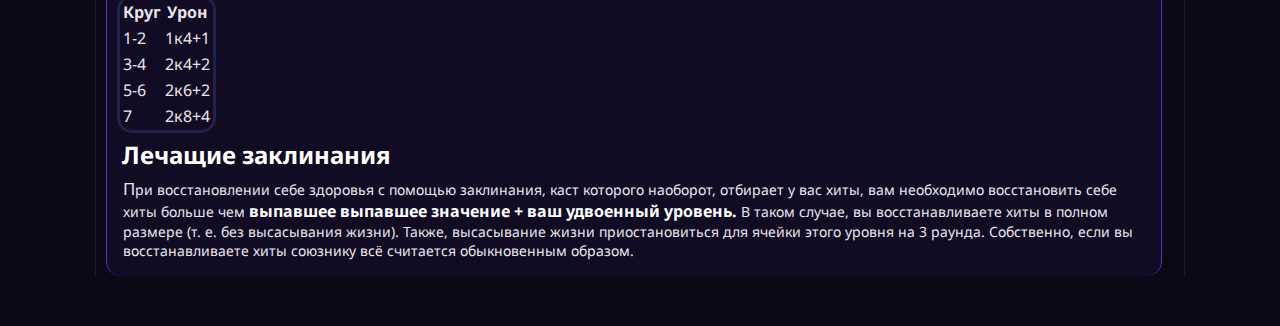
<file: magic.html>
<!doctype html>
<html lang="ru">
  <head>
    <meta charset="utf-8">
    <meta name="author" content="svoe95">
    <meta name="keywords" content="dnd,fantasy,dark,game,roleplay,tabletop">
    <link rel="stylesheet" href="css/style.css">
    <title>Информация не попавшая в лор</title>
  </head>
  <body>
    <main>
      <header>
        <a href="#magic">Основные Антагонисты Кампании</a>
        <a href="#dragons">Место драконов</a>
        <a href="#magic2">Магия Дистортума</a>
        <a href="#disaster">Влияние бедствия</a>
        <a href="#panteon">Пантеон</a>
        <a href="#current">Течение магии</a>
      </header>
      <div class="container center">
        <h1>Основные Антагонисты Кампании</h1>
        <div class="card item" id="magic">
          <h1>Отец, он же Тадмавриэль</h1>
          <p class="main_text">
            <H3>Информация известная всем</H3>

             <style>
  .image-left {
    float: left;
    margin-left: 15px; /* отступ слева от картинки */
    margin-bottom: 15px; /* отступ снизу для красоты */
    margin-right: 15px;
      width: 150px;
      height: 150px;
  }
</style>
</head>
<body>
  
<img src="Tadmik.png" alt="Тадмик" class="image-left" />

<p>До смерти жены Отец был мудрым и почитаемым ученым. Однажды в Эшхолд пришла хворь и унесла любовь всей его жизни, Жену Тадмавриэля Тейрасу. После Отец закрылся в себе. Через некоторое время он принес в Архей спарки и скинт и основал церковь Очищения вместе с Епископом Лукием...</p>
          <P><B>Первое впечатление:</B>???</P>
           <P><B>Информация которую вы узнали:</B>???</P>

        
          
        </div>
        <div class="card item" id="dragons">
          <h1>Эпископ Лукий</h1>
          <H3>Информация известная всем</H3>
                      <style>
  .image-left {
    float: left;
    margin-left: 15px; /* отступ слева от картинки */
    margin-bottom: 15px; /* отступ снизу для красоты */
    margin-right: 15px;
  }
</style>
</head>
<body>
  
<img src="Luka.jpg" alt="Лукий" class="image-left" />

<p>Uh, yeah!
Mass...produce lifestyle with no easy way out of this hell
Freedom goes fast, enjoy it while you got it before your time's up and you reach the last minute
Merci, au revoir
Pride shades the truth deep within you, create yourself a new view
If tired of comin' up short, sleep until the whistle, Halftime!
Climax, daydreaming, All in!
Lines of lust and love are blurred
This burning feeling explodes
Will your true feelings show?
I kept walking on the wild side
I don't wanna fall asleep throughout my life
Sometimes in a Clyde Barrow style
Sometimes like a James Bond mind
Can't sensor me if I keep singing, keep rapping, keep telling the truth like Malcom X
My fate is worth it if it’s after this
To all the Gods I ask: what is after death？
Turmoil in my heart, it has to end
Following your mind, with that wisdom you'll ascend</p>
          <P><B>Первое впечатление:</B>???</P>
           <P><B>Информация которую вы узнали:</B>???</P>
        </div>


        
        <div class="card item" id="magic2">
          <h1>Главный Инквизитор Морс</h1>
<h2>У меня нет картинки по этому держите Реда</h2>
          <H3>Информация известная всем</H3>
          <STYLE>
          .image-left {
    float: left;
    margin-left: 15px; /* отступ слева от картинки */
    margin-bottom: 15px; /* отступ снизу для красоты */
    margin-right: 15px;
  }
</style>
</head>
<body>
  
<img src="Red.png" alt="Морс" class="image-left" />

<p>Driving in my truck right after a beer
Hey, that bump is shaped like a deer
DUI?
How about you die?
I'll go a hundred miles
An hour!

Little do you know, I filled up on gas
Imma get your fountain-making ass
Pulverize this fuck
​With my Bergentrück
It seems you're out of luck!
TRUCK!

Beer is on the seat
Blood is on the grass
Won't admit defeat
With cops right up my ass
You may have a fleet
But still I'm driving fast
I'll never be passedнес в Архей спарки и скинт и основал церковь Очищения вместе с Епископом Лукием...</p>
          <P><B>Первое впечатление:</B>???</P>
           <P><B>Информация которую вы узнали:</B>???</P>

  
        </div>
        <div class="card item" id="panteon">
          <h1>Пантеон Дистортума</h1>
          <div class="card item">
            <h2>Галадайн</h2>
            <p class="main_text">Божество справедливости и знаний.</p>
            <p class="main_text">Его символизирует Щит с изображением весов.</p>
            <p class="main_text">Законно-нейтральный.</p>
            <p class="main_text">Является покровителем большинства паладинов.</p>
          </div>
          <div class="card item">
          <h2>Ниира</h2>
          <p class="main_text">Божество силы и тайн.</p>
          <p class="main_text">Её символизирует кинжал, обмотанный бинтом.</p>
          <p class="main_text">Законно-злая.</p>
          <p class="main_text">Когда плут задумывается о возвышении, первым делом к нему является богиня Ниира, предлагающая своё покровительство.</p>
          </div>
          <div class="card item">
          <h2>Генделлерекан</h2>
          <p class="main_text">Первое божество чистой магии.</p>
          <p class="main_text">Его символизирует перевёрнутый треугольник.</p>
          <p class="main_text">Законно-добрый.</p>
          <p class="main_text">Его сила питает основную часть волшебников. Он покровительствует некоторым драконам, стремящимся к истинным, нетронутым знаниям, которые они не применят во вред. Когда рождается чародей, первым делом его одаривает взгляд Генделлерекана, который может являться во снах в разных образах.</p>
          </div>
          <div class="card item">
          <h2>Такхизия</h2>
          <p class="main_text">Второе божество чистой магии. В некоторых обществах считается богиней крови, оккультных знаний.</p>
          <p class="main_text">Её символизирует перечеркнутая шестиконечная звезда.</p>
          <p class="main_text">Хаотично-злая.</p>
          <p class="main_text">Её сила питает всех, кто окунулся в тёмные искусства. Она обожает хаос, её забавляют практически все злые и корыстные поступки. Часто она принимает жертвы, в ответ на которые может даровать своё покровительство. Одна из частых посетительниц жаждущих силы колдунов. Однако, она понимает всю сложность и важность магии, поэтому крепко сотрудничает с Генделлереканом, хоть их взгляды и отличаются.</p>
          </div>
          <div class="card item">
          <h2>Зимургил</h2>
          <p class="main_text">Божество человечности, баланса.</p>
          <p class="main_text">Его символизирует Человеческая голова без волос и с закрытыми глазами.</p>
          <p class="main_text">Хаотично-добрый.</p>
          <p class="main_text">“Можешь помочь - помоги. Поступай бескорыстно, благочестиво."
  Многие считают его истинным божеством, первородцем жизни и понятия души. Пристально смотрит за каждым поступком. В не очень популярных учениях отмечается, что он создатель конкретно человечества. Он редко вмешивается в мир, даруя право выбора для душ существ. Однако отмечаются несколько случаев его покровительства: великие герои, которые однажды спасли мир от гибели.
  </p>
          </div>
          <div class="card item">
          <h2>Иррит</h2>
          <p class="main_text">Божество алчности, гнева, свободы.</p>
          <p class="main_text">Её символизирует клинок, окутанный огнём.</p>
          <p class="main_text">Нейтрально-злая.</p>
          <p class="main_text">Покровительствует большинству воинов, варваров. Обычно, она влияет на решения в выборе из двух зол.</p>
          </div>
        </div>
        <div class="card item" id="current">
          <h1>Течение магии</h1>
          <h2>Зоны богатой магии</h2>
          <p class="main_text">В этих зонах Плетение сохранилось в прежнем виде. Заклинатели имеют шанс не потратить ячейку при использовании заклинании. Совершите спасбросок заклинательной характеристика Сл 16 + уровень заклинания. При успехе - оно не расходует ячейку.</p>
          <h2>Зоны нормального течения</h2>
          <p class="main_text">Хоть бедствие и повредило течение магии, заклинатели всё ещё полагаются на Плетение. В некоторых местах оно пострадало не сильно, что позволяет магам использовать его практически без вреда для себя.</p>
          <h2>Зоны слабой магии</h2>
          <p class="main_text">В этих зонах уже даже хаотичная мелодия Плетения превращается в тончайшие и опаснейшие нити. В таких зонах заклинатели могут лишь единожды в сутки свободно использовать одну ячейку каждого круга. Далее, нити Плетения будут прорезаться в душу волшебника, калеча его изнутри. Это свойство прозвали высасыванием жизни. При использовании ячейки первого уровня или выше для накладывания заклинания, заклинатель получает урон, высчитывающийся по <a href="#dmg">таблице урона</a>. Выпавшее значение также вычитается из следующего лечения, получаемого заклинателем.</p>
          <p class="main_text">При использовании заклинании 8 и 9 круга в зонах слабой и нормальной магии вы гарантированно получаете 2к8+20 урона некротической энергии.</p>
          <table id="dmg">
            <caption>Таблица урона</caption>
            <tr>
              <th>Круг</th>
              <th>Урон</th>
            </tr>
            <tr>
              <td>1-2</td>
              <td>1к4+1</td>
            </tr>
            <tr>
              <td>3-4</td>
              <td>2к4+2</td>
            </tr>
            <tr>
              <td>5-6</td>
              <td>2к6+2</td>
            </tr>
            <tr>
              <td>7</td>
              <td>2к8+4</td>
            </tr>
          </table>
          <h2>Лечащие заклинания</h2>
          <p class="main_text">При восстановлении себе здоровья с помощью заклинания, каст которого наоборот, отбирает у вас хиты, вам необходимо восстановить себе хиты больше чем <b>выпавшее выпавшее значение + ваш удвоенный уровень.</b> В таком случае, вы восстанавливаете хиты в полном размере (т. е. без высасывания жизни). Также, высасывание жизни приостановиться для ячейки этого уровня на 3 раунда.
  Собственно, если вы восстанавливаете хиты союзнику всё считается обыкновенным образом.</p>

        </div>

      </div>
    </main>
    <footer></footer>
    <script src="js/navigator.js"></script>
  </body>
</html>
</file>
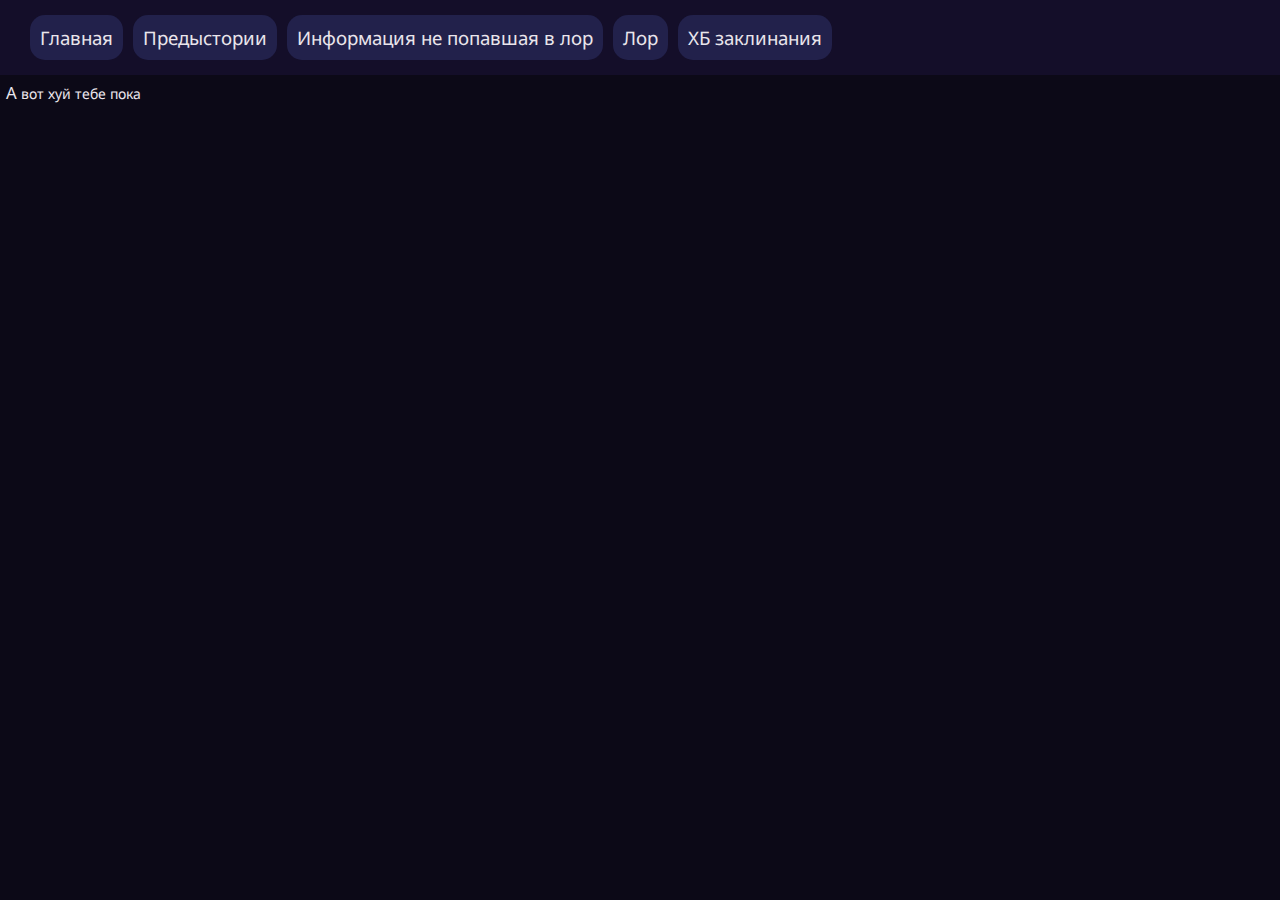
<file: pclass.html>
<!doctype html>
<html lang="ru">
  <head>
    <meta charset="utf-8">
    <meta name="author" content="svoe95">
    <meta name="keywords" content="dnd,fantasy,dark,game,roleplay,tabletop">
    <link rel="stylesheet" href="css/style.css">
        <link rel="icon" href="favicon.png" type="image/x-icon">
    <title>Подклассы</title>
  </head>
  <body>
  <noscript>You need to enable JavaScript to run this app.</noscript>
    <main>


<p>А вот хуй тебе пока</p>


                            
    </main>
    <footer></footer>
    <script src="js/navigator.js"></script>
  </body>
</html>
</file>
<file: css/style.css>
@import url('https://fonts.googleapis.com/css2?family=Noto+Sans:ital,wght@0,100..900;1,100..900&family=Roboto:ital,wght@0,100;0,300;0,400;0,500;0,700;0,900;1,100;1,300;1,400;1,500;1,700;1,900&display=swap');

*{
  /*margin: 0;*/
  /*padding: 0;*/
  --panel_background: rgba(24, 13, 52, 0.5);
  --highlight_background: rrgba(0, 142, 123, 1);
  --highlight_border: rgbRGB(255,0,57);
  --text_color: #eae5eb;
  --link_color: #dcd9e5;
}

html{
  scroll-behavior: smooth;
}

body{
  margin: 0;
  padding: 0;
  background-color: #0c0917;
  color: var(--text_color);
  font-family: "Noto Sans", sans-serif;
}

*::-webkit-scrollbar {
    width: 10px;
    background-color: #1b172d;
}
*::-webkit-scrollbar-thumb {
    background: #161a3a;
    border-radius: 5px;
}
*::-webkit-scrollbar-thumb:hover {
    background: #161a3a;
}

a:visited{text-decoration: none;}

header{
  padding: 25px;
  background-color: #140e29;
  list-style-type: none;
  align-items: center;
  top: 0;
  width: 100%;
  z-index: 1000;
}

header ul {
  display: flex;
  list-style: none;
  margin: 0;
  padding: 0;
}
header a{
  padding: 10px;
  margin: 5px;
  color: inherit;
  background-color: #22214b;
  border-radius: 15px;
  font-size: 1.3em;
  text-decoration: none;
}
header a:hover{
  background-color: #323177;
  /* color: #18182a; */
}
header ul li a{
  padding: 10px;
  margin: 5px;
  color: inherit;
  background-color: #22214b;
  border-radius: 15px;
  font-size: 1.3em;
  text-decoration: none;
}
header ul li a:hover{
  background-color: #323177;
  /* color: #18182a; */
}

header a.active {
  background-color: #201f37;
  color: #a2a7ad;
  font-weight: bold;
}
header a.active:hover {
  cursor: default;
}

.navbar-toggle {
  display: none;
  flex-direction: column;
  cursor: pointer;
}

.navbar-toggle span {
  width: 25px;
  height: 3px;
  background-color: white;
  margin: 2px 0;
  transition: all 0.3s ease;
}

/* Адаптивный дизайн для мобильных устройств */
@media screen and (max-width: 768px) {
  .navbar-toggle {
    display: flex;
  }

  header {
    display: none;
    position: absolute;
    top: 100%;
    left: 0;
    right: 0;
    background-color: #333;
    flex-direction: column;
    padding: 1rem;
  }

  header.active {
    display: flex;
  }

  header ul li {
    margin: 0.5rem 0;
  }
}

header li{
  display: inline;
}

main header{
  padding: 10px;
  background-color: rgba(120, 120, 216, 0.1);
}
main header a{
  border-radius: 5px;
  font-size: 1.1em;
  display: inline-block;
}

#chosen{
  background-color: #201f37;
}

#chosen:hover{
  cursor: default;
}

p{
  margin: 6px;
  font-size: 14px;
  font-style: normal;
}

p b{
  font-size: 1rem;
}

br{
  /*margin: 5px;*/
}

p::first-letter{
  font-size: 1.2em
}

b{
  color: white;
}

li{
  font-size: 0.9em;
}

h1, h2, h3, h4, h5, h6{
  margin: 5px;
  color: white;
  font-weight: bold;
}

li a{
  color: #7f77bd;
}

li a:hover{
  color: #6c78be;
}
.card{
  width: 40%;
  max-width: 95%;
  max-height: 40%;
  overflow-x: hidden;
  overflow-y: clip;
  background-color: var(--panel_background);
  border-radius: 15px;
  border: #612ace solid 1px;
  /*#1b0f46*/
  border-bottom: 0;
  margin: 10px;
  padding: 10px;
}
.card table{
  border: #22214b solid;
  border-radius: 15px;
}
.container {

  /*display: flex;*/
  /*flex-wrap: wrap; !* Перенос на новую строку *!*/
  /*gap: 10px; !* Отступ между элементами *!*/
  width: 85%;
  background: rgba(0, 0, 0, 0.05);
  border: #161a3a solid 1px;
  border-top: 0;
  border-bottom: 0;
}
.item {
  width: 100%;
  margin-bottom: 50px;
  /* flex: 1 0 auto; /* Элементы растягиваются, но не сжимаются ниже своего размера */
  /* или */
  /*flex: 0 0 30%; !* Фиксированная ширина (200px), но перенос при нехватке места *!*/
}
.item .item{
  border-top: 0;
}
.item .item:not(:last-of-type){
  /*margin-top: 10px;*/
  margin-bottom: 10px;
}
.item .item:not(:first-of-type){
  margin-top: 10px;
}
.item a{
  background: rgba(11,25,84,0.85);
  color: var(--link_color);
  font-size: 1.2em;
  text-decoration: none;
  margin: 2px;
  padding-left: 7px;
  padding-right: 7px;
  border-radius: 5px;
}
.item a:hover{
  background: rgba(60, 43, 138, 0.85);
}
.item:target{
  background-color: var(--highlight_background);
  border-width: 4px;
  border-style: dashed;
  border-bottom: solid 1px;
  border-top: solid 1px;
  border-color: var(--highlight_border);
}
table:target{
  background-color: var(--highlight_background);
  border-width: 1px;
  border-style: solid;
  border-color: var(--highlight_border);
}
.wider{
  width: 85%;
  border: #695d47 solid 2px;
  border-radius: 10px;
  border-bottom: 0;
}
.center{
  margin-left: auto;
  margin-right: auto;
}
.title{
  color: white;
  font-size: 0.9em;
  font-weight: bold;
}
.subtitle{
  color: white;
  font-size: 0.9em;
  font-style: italic;

}
</file>
